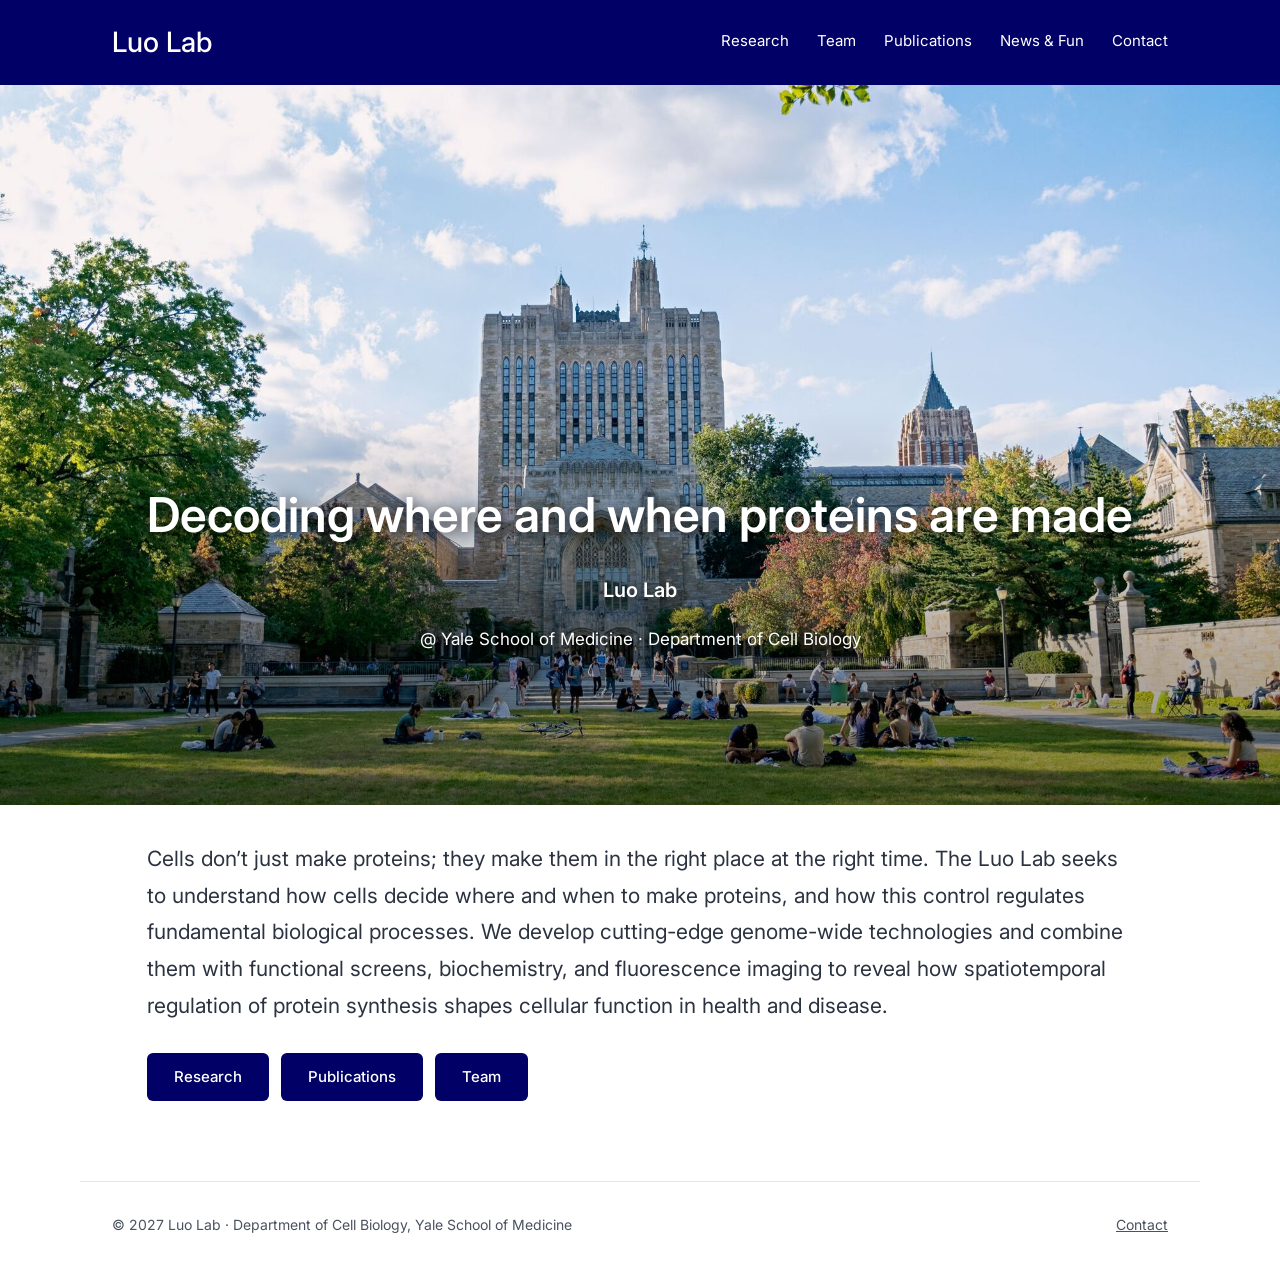
<file: index.html>
<!doctype html>
<html lang="en">
<head>
<meta charset="utf-8">
<meta name="viewport" content="width=device-width, initial-scale=1">
<title>Luo Lab — Yale School of Medicine</title>
<meta name="description" content="The Luo lab at Yale studies how cells decide where and when to make proteins, and how this spatiotemporal control of protein synthesis regulates fundamental biological processes.">
<link rel="preconnect" href="https://fonts.googleapis.com">
<link rel="preconnect" href="https://fonts.gstatic.com" crossorigin>
<link rel="stylesheet" href="https://fonts.googleapis.com/css2?family=Inter:wght@400;500;600&display=swap">
<link rel="stylesheet" href="assets/css/style.css?v=15">
<link rel="icon" href="assets/img/favicon.svg" type="image/svg+xml">
<meta property="og:title" content="Luo Lab — Yale School of Medicine">
<meta property="og:description" content="Decoding where and when proteins are made.">
<meta property="og:type" content="website">
</head>
<body>
<a class="skip-link" href="#main">Skip to content</a>

<header class="site-header">
  <div class="wrap site-header__inner">
    <a class="brand" href="index.html">Luo Lab</a>
    <nav class="nav" aria-label="Main">
      <a href="research.html">Research</a>
      <a href="team.html">Team</a>
      <a href="publications.html">Publications</a>
      <a href="news.html">News &amp; Fun</a>
      <a href="contact.html">Contact</a>
    </nav>
  </div>
</header>

<main id="main">

  <section class="hero-photo">
    <h1 class="hero-photo__title">Decoding where and when proteins are made</h1>
    <p class="hero-photo__lab">Luo Lab</p>
    <p class="hero-photo__affil">@ Yale School of Medicine &middot; Department of Cell Biology</p>
  </section>

  <section class="wrap wrap--narrow section section--intro stack gap-28">
    <p class="prose prose--xl">Cells don&rsquo;t just make proteins; they make them in the right place at the right time. The Luo Lab seeks to understand how cells decide where and when to make proteins, and how this control regulates fundamental biological processes. We develop cutting-edge genome-wide technologies and combine them with functional screens, biochemistry, and fluorescence imaging to reveal how spatiotemporal regulation of protein synthesis shapes cellular function in health and disease.</p>
    <div class="btn-row">
      <a class="btn btn--primary" href="research.html">Research</a>
      <a class="btn btn--primary" href="publications.html">Publications</a>
      <a class="btn btn--primary" href="team.html">Team</a>
    </div>
  </section>

</main>

<footer class="wrap site-footer">
  <div>&copy; 2027 Luo Lab &middot; Department of Cell Biology, Yale School of Medicine</div>
  <div><a href="contact.html">Contact</a></div>
</footer>

</body>
</html>
</file>
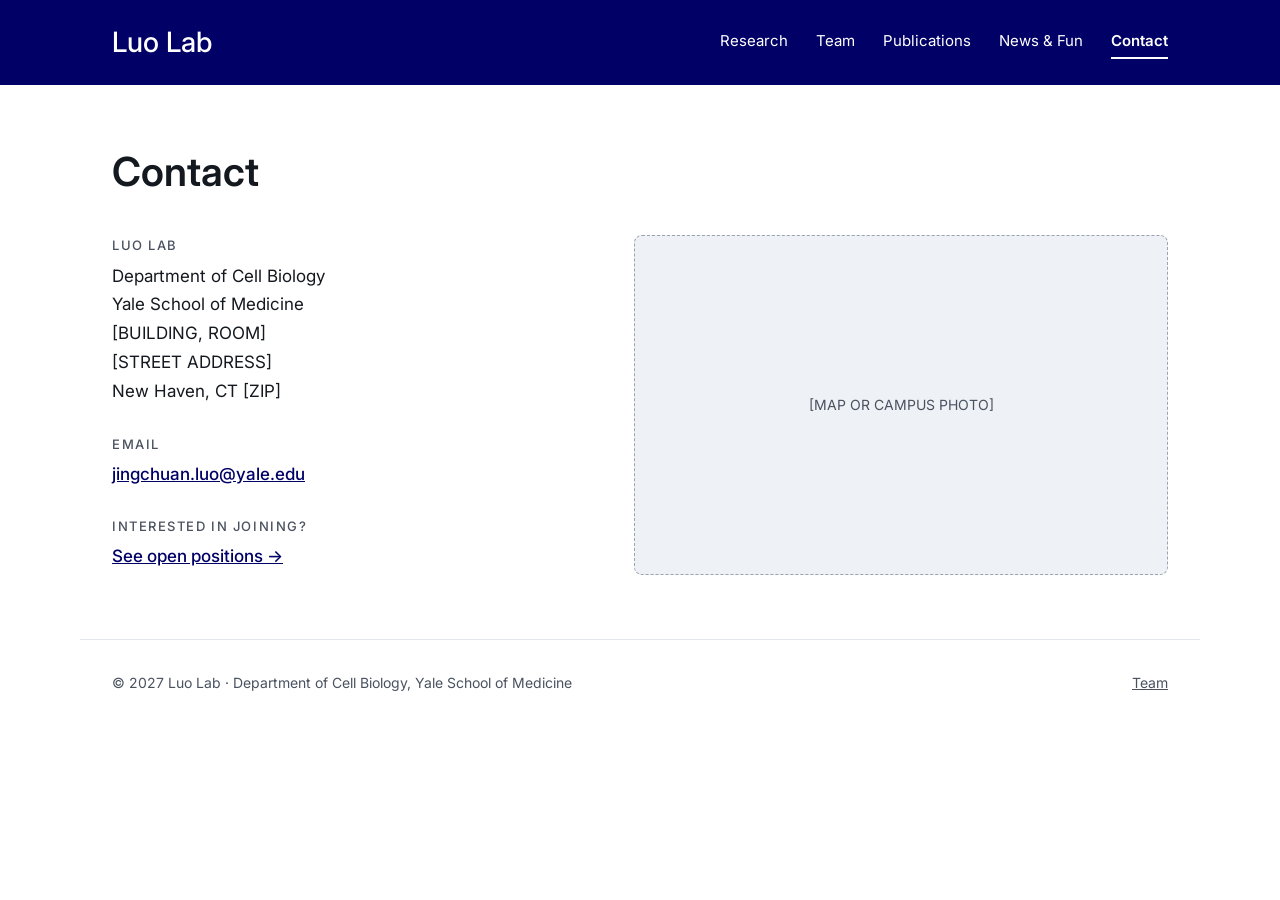
<file: contact.html>
<!doctype html>
<html lang="en">
<head>
<meta charset="utf-8">
<meta name="viewport" content="width=device-width, initial-scale=1">
<title>Contact — Luo Lab</title>
<meta name="description" content="How to reach the Luo lab at Yale School of Medicine.">
<link rel="preconnect" href="https://fonts.googleapis.com">
<link rel="preconnect" href="https://fonts.gstatic.com" crossorigin>
<link rel="stylesheet" href="https://fonts.googleapis.com/css2?family=Inter:wght@400;500;600&display=swap">
<link rel="stylesheet" href="assets/css/style.css?v=15">
<link rel="icon" href="assets/img/favicon.svg" type="image/svg+xml">
</head>
<body>
<a class="skip-link" href="#main">Skip to content</a>

<header class="site-header">
  <div class="wrap site-header__inner">
    <a class="brand" href="index.html">Luo Lab</a>
    <nav class="nav" aria-label="Main">
      <a href="research.html">Research</a>
      <a href="team.html">Team</a>
      <a href="publications.html">Publications</a>
      <a href="news.html">News &amp; Fun</a>
      <a href="contact.html" aria-current="page">Contact</a>
    </nav>
  </div>
</header>

<main id="main" class="wrap section stack gap-40">

  <h1 class="page-title">Contact</h1>

  <section class="contact-grid">
    <div class="contact-col">
      <div class="contact-block">
        <p class="eyebrow" style="margin:0">Luo Lab</p>
        <address>
          Department of Cell Biology<br>
          Yale School of Medicine<br>
          [BUILDING, ROOM]<br>
          [STREET ADDRESS]<br>
          New Haven, CT [ZIP]
        </address>
      </div>
      <div class="contact-block">
        <p class="eyebrow" style="margin:0">Email</p>
        <a href="mailto:jingchuan.luo@yale.edu">jingchuan.luo@yale.edu</a>
      </div>
      <div class="contact-block">
        <p class="eyebrow" style="margin:0">Interested in joining?</p>
        <a href="join.html">See open positions &rarr;</a>
      </div>
    </div>
    <div class="ph ph--map">[MAP OR CAMPUS PHOTO]</div>
  </section>

</main>

<footer class="wrap site-footer">
  <div>&copy; 2027 Luo Lab &middot; Department of Cell Biology, Yale School of Medicine</div>
  <div><a href="team.html">Team</a></div>
</footer>

</body>
</html>
</file>
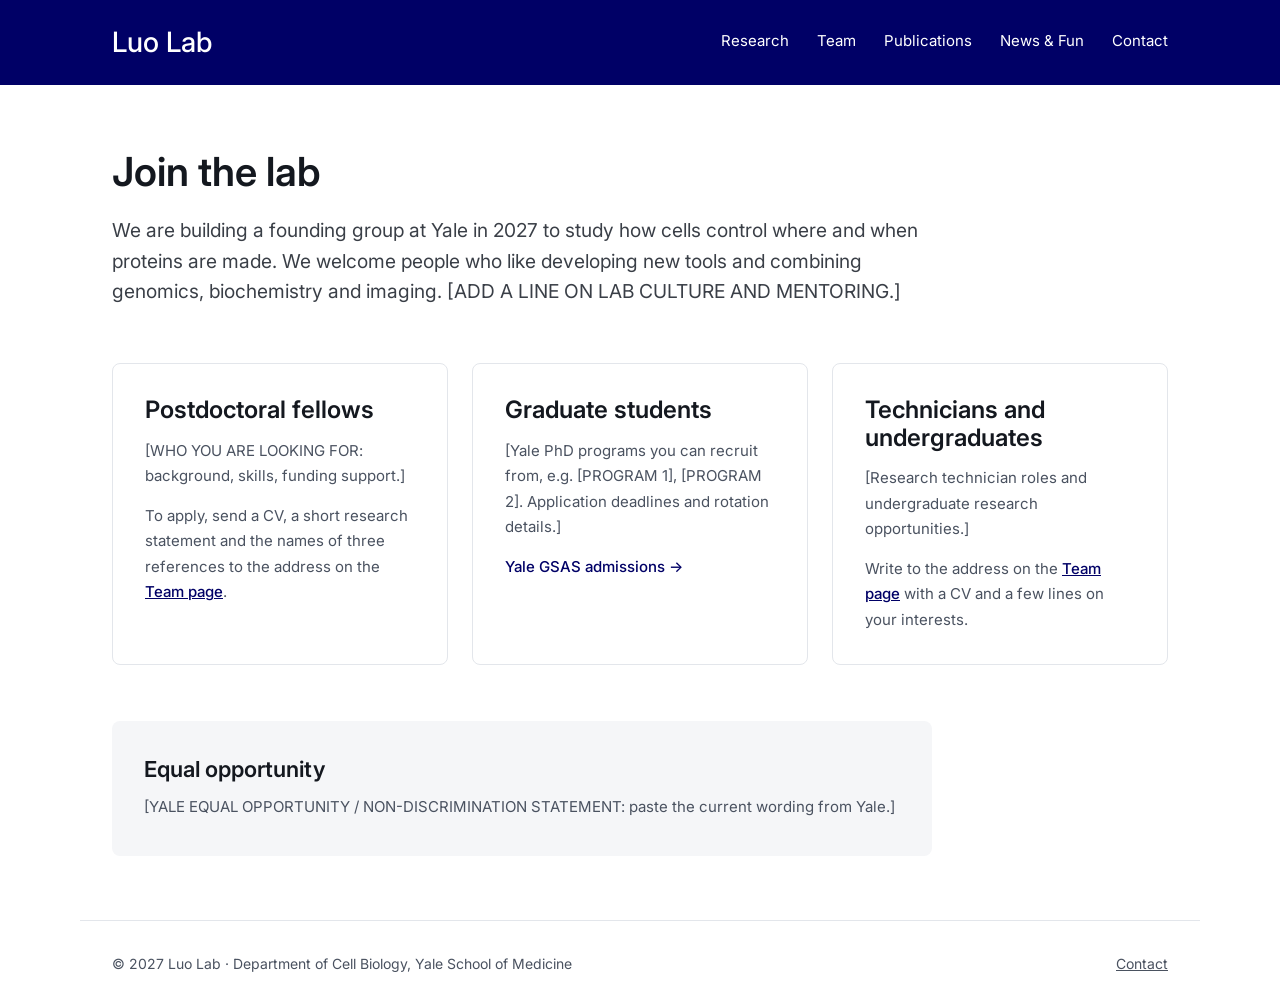
<file: join.html>
<!doctype html>
<html lang="en">
<head>
<meta charset="utf-8">
<meta name="viewport" content="width=device-width, initial-scale=1">
<title>Join the lab — Luo Lab</title>
<meta name="description" content="Open positions for postdocs, graduate students, technicians and undergraduates in the Luo lab at Yale, starting 2027.">
<link rel="preconnect" href="https://fonts.googleapis.com">
<link rel="preconnect" href="https://fonts.gstatic.com" crossorigin>
<link rel="stylesheet" href="https://fonts.googleapis.com/css2?family=Inter:wght@400;500;600&display=swap">
<link rel="stylesheet" href="assets/css/style.css?v=15">
<link rel="icon" href="assets/img/favicon.svg" type="image/svg+xml">
</head>
<body>
<a class="skip-link" href="#main">Skip to content</a>

<header class="site-header">
  <div class="wrap site-header__inner">
    <a class="brand" href="index.html">Luo Lab</a>
    <nav class="nav" aria-label="Main">
      <a href="research.html">Research</a>
      <a href="team.html">Team</a>
      <a href="publications.html">Publications</a>
      <a href="news.html">News &amp; Fun</a>
      <a href="contact.html">Contact</a>
    </nav>
  </div>
</header>

<main id="main" class="wrap section stack gap-56">

  <section class="stack gap-20 measure">
    <h1 class="page-title">Join the lab</h1>
    <p class="lede">We are building a founding group at Yale in 2027 to study how cells control where and when proteins are made. We welcome people who like developing new tools and combining genomics, biochemistry and imaging. [ADD A LINE ON LAB CULTURE AND MENTORING.]</p>
  </section>

  <section class="join-cards">
    <div class="join-card">
      <h2 class="join-card__title">Postdoctoral fellows</h2>
      <p class="small" style="margin:0;line-height:1.7">[WHO YOU ARE LOOKING FOR: background, skills, funding support.]</p>
      <p class="small" style="margin:0;line-height:1.7">To apply, send a CV, a short research statement and the names of three references to the address on the <a href="team.html" style="font-weight:500">Team page</a>.</p>
    </div>
    <div class="join-card">
      <h2 class="join-card__title">Graduate students</h2>
      <p class="small" style="margin:0;line-height:1.7">[Yale PhD programs you can recruit from, e.g. [PROGRAM 1], [PROGRAM 2]. Application deadlines and rotation details.]</p>
      <p style="margin:0"><a class="link-more" href="https://gsas.yale.edu/admissions">Yale GSAS admissions &rarr;</a></p>
    </div>
    <div class="join-card">
      <h2 class="join-card__title">Technicians and undergraduates</h2>
      <p class="small" style="margin:0;line-height:1.7">[Research technician roles and undergraduate research opportunities.]</p>
      <p class="small" style="margin:0;line-height:1.7">Write to the address on the <a href="team.html" style="font-weight:500">Team page</a> with a CV and a few lines on your interests.</p>
    </div>
  </section>

  <section class="note-box measure">
    <h2 class="h3" style="font-size:22px">Equal opportunity</h2>
    <p class="small" style="margin:0;line-height:1.7">[YALE EQUAL OPPORTUNITY / NON-DISCRIMINATION STATEMENT: paste the current wording from Yale.]</p>
  </section>

</main>

<footer class="wrap site-footer">
  <div>&copy; 2027 Luo Lab &middot; Department of Cell Biology, Yale School of Medicine</div>
  <div><a href="contact.html">Contact</a></div>
</footer>

</body>
</html>
</file>
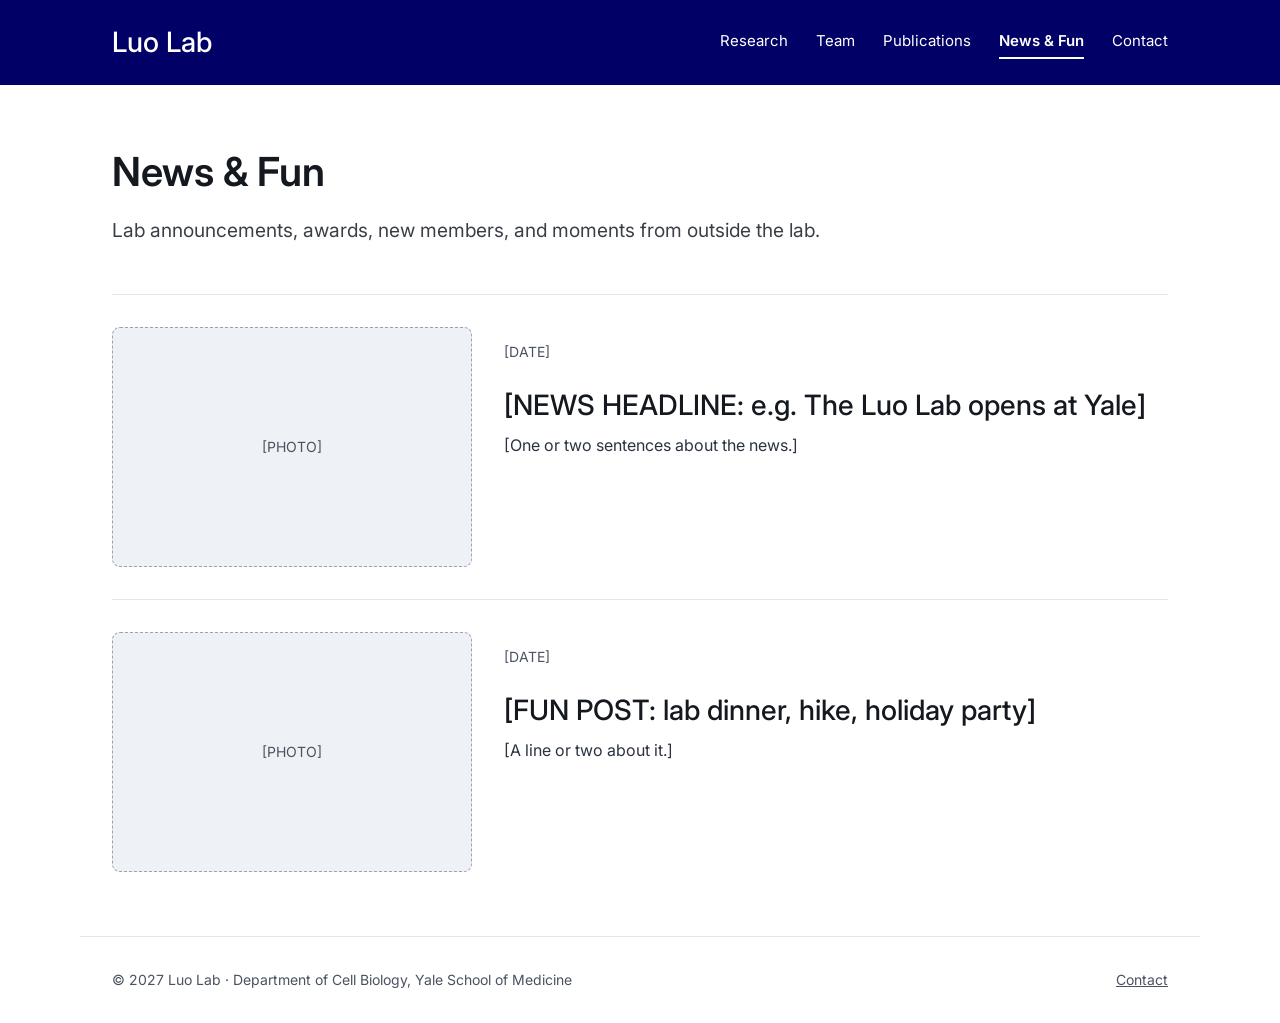
<file: news.html>
<!doctype html>
<html lang="en">
<head>
<meta charset="utf-8">
<meta name="viewport" content="width=device-width, initial-scale=1">
<title>News &amp; Fun — Luo Lab</title>
<meta name="description" content="Announcements, awards, new members and moments from outside the lab.">
<link rel="preconnect" href="https://fonts.googleapis.com">
<link rel="preconnect" href="https://fonts.gstatic.com" crossorigin>
<link rel="stylesheet" href="https://fonts.googleapis.com/css2?family=Inter:wght@400;500;600&display=swap">
<link rel="stylesheet" href="assets/css/style.css?v=15">
<link rel="icon" href="assets/img/favicon.svg" type="image/svg+xml">
</head>
<body>
<a class="skip-link" href="#main">Skip to content</a>

<header class="site-header">
  <div class="wrap site-header__inner">
    <a class="brand" href="index.html">Luo Lab</a>
    <nav class="nav" aria-label="Main">
      <a href="research.html">Research</a>
      <a href="team.html">Team</a>
      <a href="publications.html">Publications</a>
      <a href="news.html" aria-current="page">News &amp; Fun</a>
      <a href="contact.html">Contact</a>
    </nav>
  </div>
</header>

<main id="main" class="wrap section stack gap-48">

  <div class="stack gap-20">
    <h1 class="page-title">News &amp; Fun</h1>
    <p class="lede">Lab announcements, awards, new members, and moments from outside the lab.</p>
  </div>

  <!-- To add an item, copy one .news-item block and put it at the top of the list. -->
  <section class="news-list">

    <article class="news-item">
      <div class="ph ph--news">[PHOTO]</div>
      <div class="news-item__body">
        <p class="news-item__date">[DATE]</p>
        <h2 class="news-item__title">[NEWS HEADLINE: e.g. The Luo Lab opens at Yale]</h2>
        <p class="prose">[One or two sentences about the news.]</p>
      </div>
    </article>

    <article class="news-item">
      <div class="ph ph--news">[PHOTO]</div>
      <div class="news-item__body">
        <p class="news-item__date">[DATE]</p>
        <h2 class="news-item__title">[FUN POST: lab dinner, hike, holiday party]</h2>
        <p class="prose">[A line or two about it.]</p>
      </div>
    </article>

  </section>

</main>

<footer class="wrap site-footer">
  <div>&copy; 2027 Luo Lab &middot; Department of Cell Biology, Yale School of Medicine</div>
  <div><a href="contact.html">Contact</a></div>
</footer>

</body>
</html>
</file>
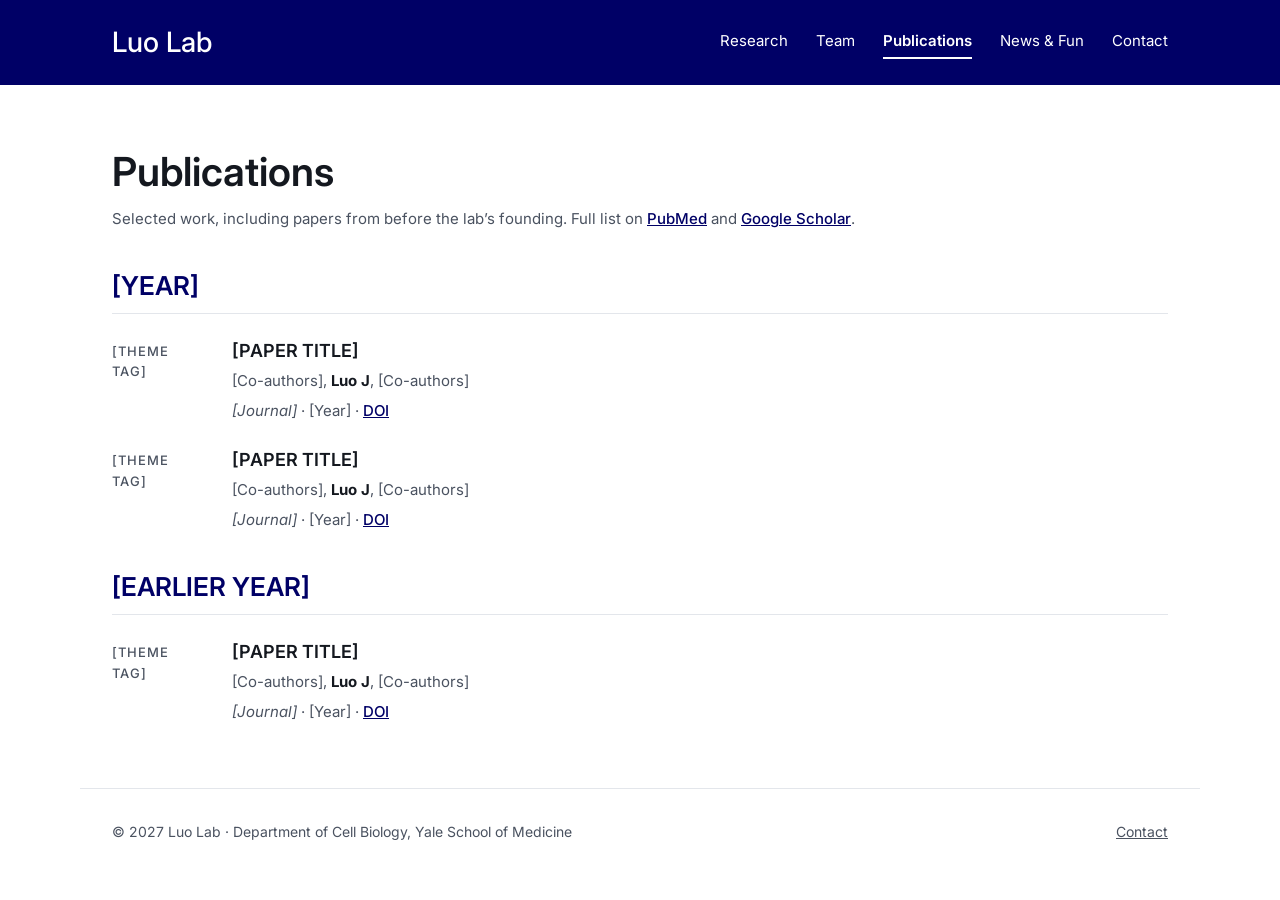
<file: publications.html>
<!doctype html>
<html lang="en">
<head>
<meta charset="utf-8">
<meta name="viewport" content="width=device-width, initial-scale=1">
<title>Publications — Luo Lab</title>
<meta name="description" content="Selected publications from the Luo lab and earlier work.">
<link rel="preconnect" href="https://fonts.googleapis.com">
<link rel="preconnect" href="https://fonts.gstatic.com" crossorigin>
<link rel="stylesheet" href="https://fonts.googleapis.com/css2?family=Inter:wght@400;500;600&display=swap">
<link rel="stylesheet" href="assets/css/style.css?v=15">
<link rel="icon" href="assets/img/favicon.svg" type="image/svg+xml">
</head>
<body>
<a class="skip-link" href="#main">Skip to content</a>

<header class="site-header">
  <div class="wrap site-header__inner">
    <a class="brand" href="index.html">Luo Lab</a>
    <nav class="nav" aria-label="Main">
      <a href="research.html">Research</a>
      <a href="team.html">Team</a>
      <a href="publications.html" aria-current="page">Publications</a>
      <a href="news.html">News &amp; Fun</a>
      <a href="contact.html">Contact</a>
    </nav>
  </div>
</header>

<main id="main" class="wrap section stack gap-40">

  <div class="stack gap-12">
    <h1 class="page-title">Publications</h1>
    <p class="small" style="margin:0">Selected work, including papers from before the lab&rsquo;s founding. Full list on <a href="[YOUR PUBMED URL]" style="font-weight:500">PubMed</a> and <a href="[YOUR GOOGLE SCHOLAR URL]" style="font-weight:500">Google Scholar</a>.</p>
  </div>

  <!-- Copy one .pub block per paper. Newest year first. -->
  <section class="stack gap-24">
    <h2 class="h3 pub-year rule">[YEAR]</h2>

    <div class="pub">
      <div class="pub__tag">[Theme tag]</div>
      <div class="pub__body">
        <a class="pub__title" href="[PAPER URL]">[PAPER TITLE]</a>
        <div class="pub__authors">[Co-authors], <b>Luo J</b>, [Co-authors]</div>
        <div class="pub__meta"><i>[Journal]</i> &middot; [Year] &middot; <a href="[DOI URL]" style="font-weight:500">DOI</a></div>
      </div>
    </div>

    <div class="pub">
      <div class="pub__tag">[Theme tag]</div>
      <div class="pub__body">
        <a class="pub__title" href="[PAPER URL]">[PAPER TITLE]</a>
        <div class="pub__authors">[Co-authors], <b>Luo J</b>, [Co-authors]</div>
        <div class="pub__meta"><i>[Journal]</i> &middot; [Year] &middot; <a href="[DOI URL]" style="font-weight:500">DOI</a></div>
      </div>
    </div>
  </section>

  <section class="stack gap-24">
    <h2 class="h3 pub-year rule">[EARLIER YEAR]</h2>

    <div class="pub">
      <div class="pub__tag">[Theme tag]</div>
      <div class="pub__body">
        <a class="pub__title" href="[PAPER URL]">[PAPER TITLE]</a>
        <div class="pub__authors">[Co-authors], <b>Luo J</b>, [Co-authors]</div>
        <div class="pub__meta"><i>[Journal]</i> &middot; [Year] &middot; <a href="[DOI URL]" style="font-weight:500">DOI</a></div>
      </div>
    </div>
  </section>

</main>

<footer class="wrap site-footer">
  <div>&copy; 2027 Luo Lab &middot; Department of Cell Biology, Yale School of Medicine</div>
  <div><a href="contact.html">Contact</a></div>
</footer>

</body>
</html>
</file>
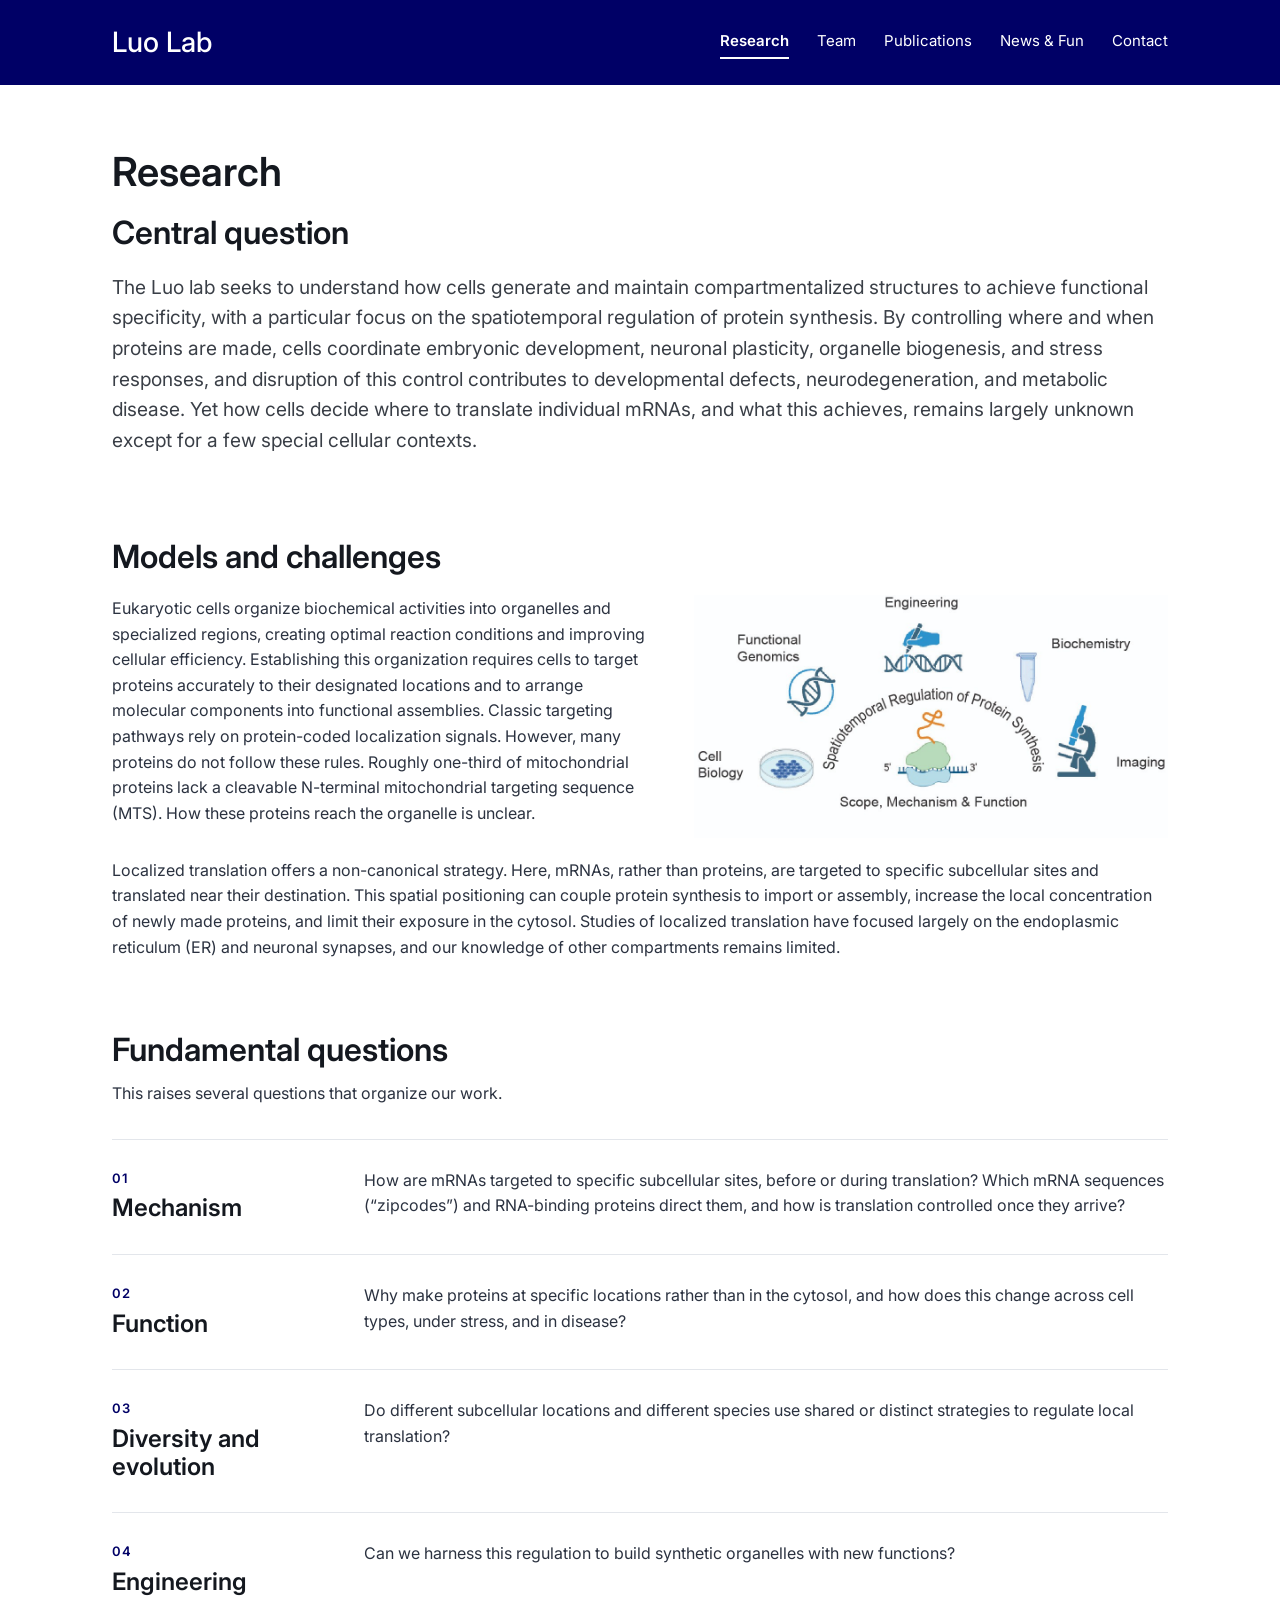
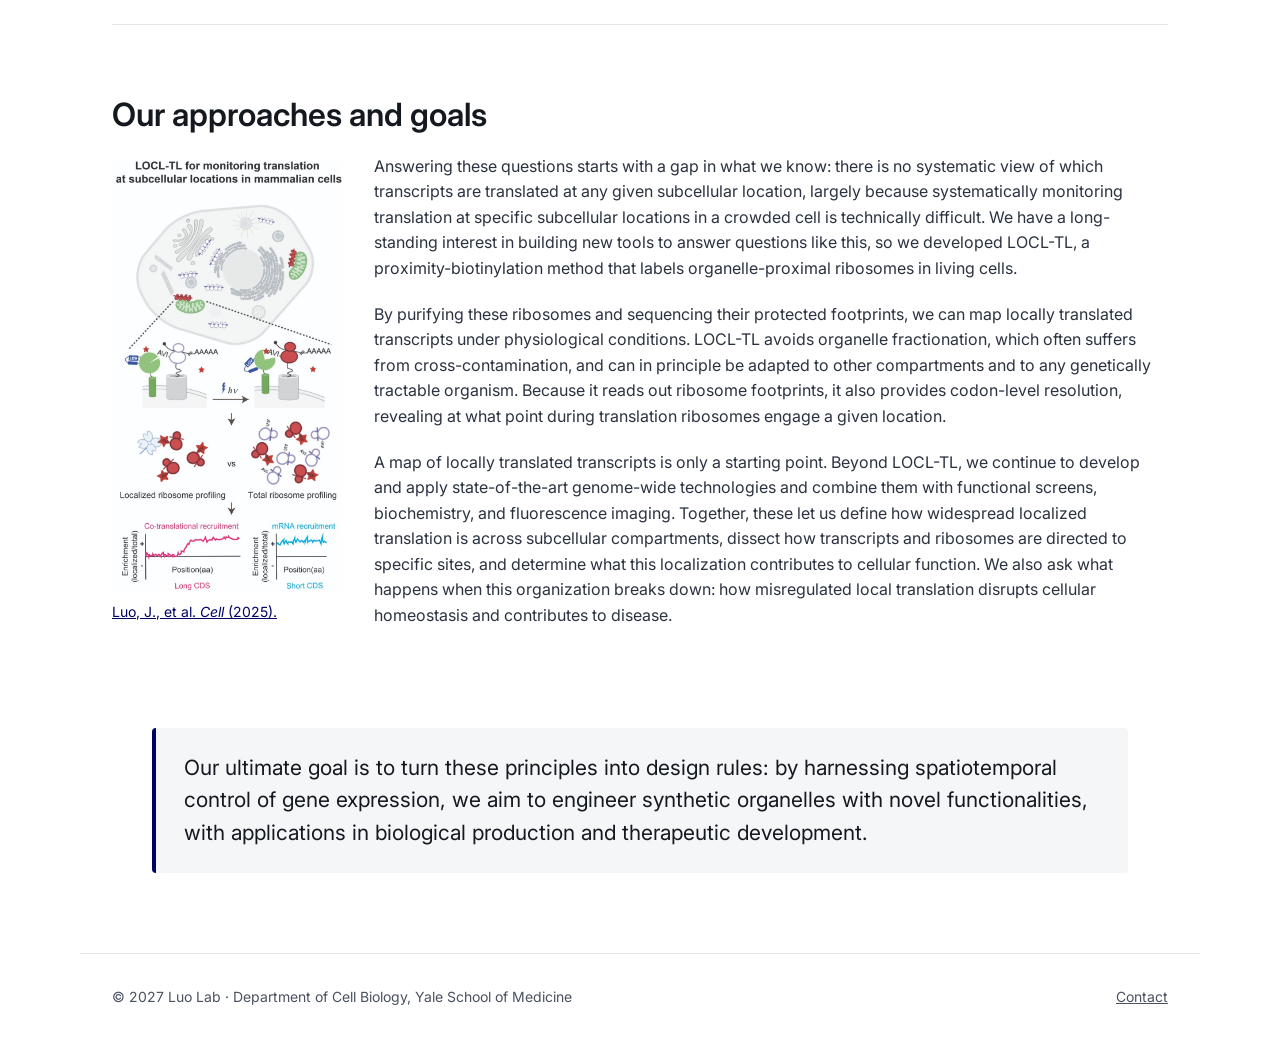
<file: research.html>
<!doctype html>
<html lang="en">
<head>
<meta charset="utf-8">
<meta name="viewport" content="width=device-width, initial-scale=1">
<title>Research — Luo Lab</title>
<meta name="description" content="How mRNAs are targeted to subcellular sites, why local translation matters, and how we map it with LOCL-TL.">
<link rel="preconnect" href="https://fonts.googleapis.com">
<link rel="preconnect" href="https://fonts.gstatic.com" crossorigin>
<link rel="stylesheet" href="https://fonts.googleapis.com/css2?family=Inter:wght@400;500;600&display=swap">
<link rel="stylesheet" href="assets/css/style.css?v=15">
<link rel="icon" href="assets/img/favicon.svg" type="image/svg+xml">
</head>
<body>
<a class="skip-link" href="#main">Skip to content</a>

<header class="site-header">
  <div class="wrap site-header__inner">
    <a class="brand" href="index.html">Luo Lab</a>
    <nav class="nav" aria-label="Main">
      <a href="research.html" aria-current="page">Research</a>
      <a href="team.html">Team</a>
      <a href="publications.html">Publications</a>
      <a href="news.html">News &amp; Fun</a>
      <a href="contact.html">Contact</a>
    </nav>
  </div>
</header>

<main id="main" class="wrap section stack gap-72">

  <section class="stack gap-20">
    <h1 class="page-title">Research</h1>
    <h2 class="h2">Central question</h2>
    <p class="prose prose--lg">The Luo lab seeks to understand how cells generate and maintain compartmentalized structures to achieve functional specificity, with a particular focus on the spatiotemporal regulation of protein synthesis. By controlling where and when proteins are made, cells coordinate embryonic development, neuronal plasticity, organelle biogenesis, and stress responses, and disruption of this control contributes to developmental defects, neurodegeneration, and metabolic disease. Yet how cells decide where to translate individual mRNAs, and what this achieves, remains largely unknown except for a few special cellular contexts.</p>
  </section>

  <section class="stack gap-20">
    <div class="split">
      <div class="split__col">
        <h2 class="h2">Models and challenges</h2>
        <p class="prose">Eukaryotic cells organize biochemical activities into organelles and specialized regions, creating optimal reaction conditions and improving cellular efficiency. Establishing this organization requires cells to target proteins accurately to their designated locations and to arrange molecular components into functional assemblies. Classic targeting pathways rely on protein-coded localization signals. However, many proteins do not follow these rules. Roughly one-third of mitochondrial proteins lack a cleavable N-terminal mitochondrial targeting sequence (MTS). How these proteins reach the organelle is unclear.</p>
      </div>
      <figure class="fig fig--drop">
        <img src="assets/img/lab-vision.jpg" width="1070" height="548"
             alt="Diagram of the lab's scope. At the centre, a ribosome translating an mRNA from 5 prime to 3 prime, labelled &quot;Spatiotemporal regulation of protein synthesis&quot; and &quot;Scope, mechanism and function&quot;. Around it, five approaches: cell biology, functional genomics, engineering, biochemistry and imaging.">
      </figure>
    </div>
    <p class="prose">Localized translation offers a non-canonical strategy. Here, mRNAs, rather than proteins, are targeted to specific subcellular sites and translated near their destination. This spatial positioning can couple protein synthesis to import or assembly, increase the local concentration of newly made proteins, and limit their exposure in the cytosol. Studies of localized translation have focused largely on the endoplasmic reticulum (ER) and neuronal synapses, and our knowledge of other compartments remains limited.</p>
  </section>

  <section class="stack gap-32">
    <div class="stack gap-12">
      <h2 class="h2">Fundamental questions</h2>
      <p class="prose">This raises several questions that organize our work.</p>
    </div>

    <div class="qa" id="mechanism">
      <div class="qa__label">
        <span class="qa__num">01</span>
        <h3 class="qa__title">Mechanism</h3>
      </div>
      <p class="qa__body">How are mRNAs targeted to specific subcellular sites, before or during translation? Which mRNA sequences (&ldquo;zipcodes&rdquo;) and RNA-binding proteins direct them, and how is translation controlled once they arrive?</p>
    </div>

    <div class="qa" id="function">
      <div class="qa__label">
        <span class="qa__num">02</span>
        <h3 class="qa__title">Function</h3>
      </div>
      <p class="qa__body">Why make proteins at specific locations rather than in the cytosol, and how does this change across cell types, under stress, and in disease?</p>
    </div>

    <div class="qa" id="diversity">
      <div class="qa__label">
        <span class="qa__num">03</span>
        <h3 class="qa__title">Diversity and evolution</h3>
      </div>
      <p class="qa__body">Do different subcellular locations and different species use shared or distinct strategies to regulate local translation?</p>
    </div>

    <div class="qa" id="engineering">
      <div class="qa__label">
        <span class="qa__num">04</span>
        <h3 class="qa__title">Engineering</h3>
      </div>
      <p class="qa__body">Can we harness this regulation to build synthetic organelles with new functions?</p>
    </div>
  </section>

  <section class="stack gap-20">
    <h2 class="h2">Our approaches and goals</h2>
    <div class="wrap-figure">
      <figure class="fig fig--float">
        <img src="assets/img/locl-tl.jpg" width="800" height="1500"
             alt="LOCL-TL for monitoring translation at subcellular locations in mammalian cells. A cell schematic shows ribosomes on mitochondria; below, a light-activated LOV domain drives biotinylation of an AVI tag on organelle-proximal ribosomes, which are then purified for localized ribosome profiling and compared with total ribosome profiling. Enrichment traces distinguish co-translational recruitment on long coding sequences from mRNA recruitment on short ones.">
        <figcaption><a href="https://doi.org/10.1016/j.cell.2025.08.002">Luo, J., et al. <i>Cell</i> (2025).</a></figcaption>
      </figure>
      <p class="prose">Answering these questions starts with a gap in what we know: there is no systematic view of which transcripts are translated at any given subcellular location, largely because systematically monitoring translation at specific subcellular locations in a crowded cell is technically difficult. We have a long-standing interest in building new tools to answer questions like this, so we developed LOCL-TL, a proximity-biotinylation method that labels organelle-proximal ribosomes in living cells.</p>
      <p class="prose">By purifying these ribosomes and sequencing their protected footprints, we can map locally translated transcripts under physiological conditions. LOCL-TL avoids organelle fractionation, which often suffers from cross-contamination, and can in principle be adapted to other compartments and to any genetically tractable organism. Because it reads out ribosome footprints, it also provides codon-level resolution, revealing at what point during translation ribosomes engage a given location.</p>
      <p class="prose">A map of locally translated transcripts is only a starting point. Beyond LOCL-TL, we continue to develop and apply state-of-the-art genome-wide technologies and combine them with functional screens, biochemistry, and fluorescence imaging. Together, these let us define how widespread localized translation is across subcellular compartments, dissect how transcripts and ribosomes are directed to specific sites, and determine what this localization contributes to cellular function. We also ask what happens when this organization breaks down: how misregulated local translation disrupts cellular homeostasis and contributes to disease.</p>
    </div>
  </section>

  <section class="stack gap-20">
    <blockquote class="pullquote">
      <p>Our ultimate goal is to turn these principles into design rules: by harnessing spatiotemporal control of gene expression, we aim to engineer synthetic organelles with novel functionalities, with applications in biological production and therapeutic development.</p>
    </blockquote>
  </section>

</main>

<footer class="wrap site-footer">
  <div>&copy; 2027 Luo Lab &middot; Department of Cell Biology, Yale School of Medicine</div>
  <div><a href="contact.html">Contact</a></div>
</footer>

</body>
</html>
</file>
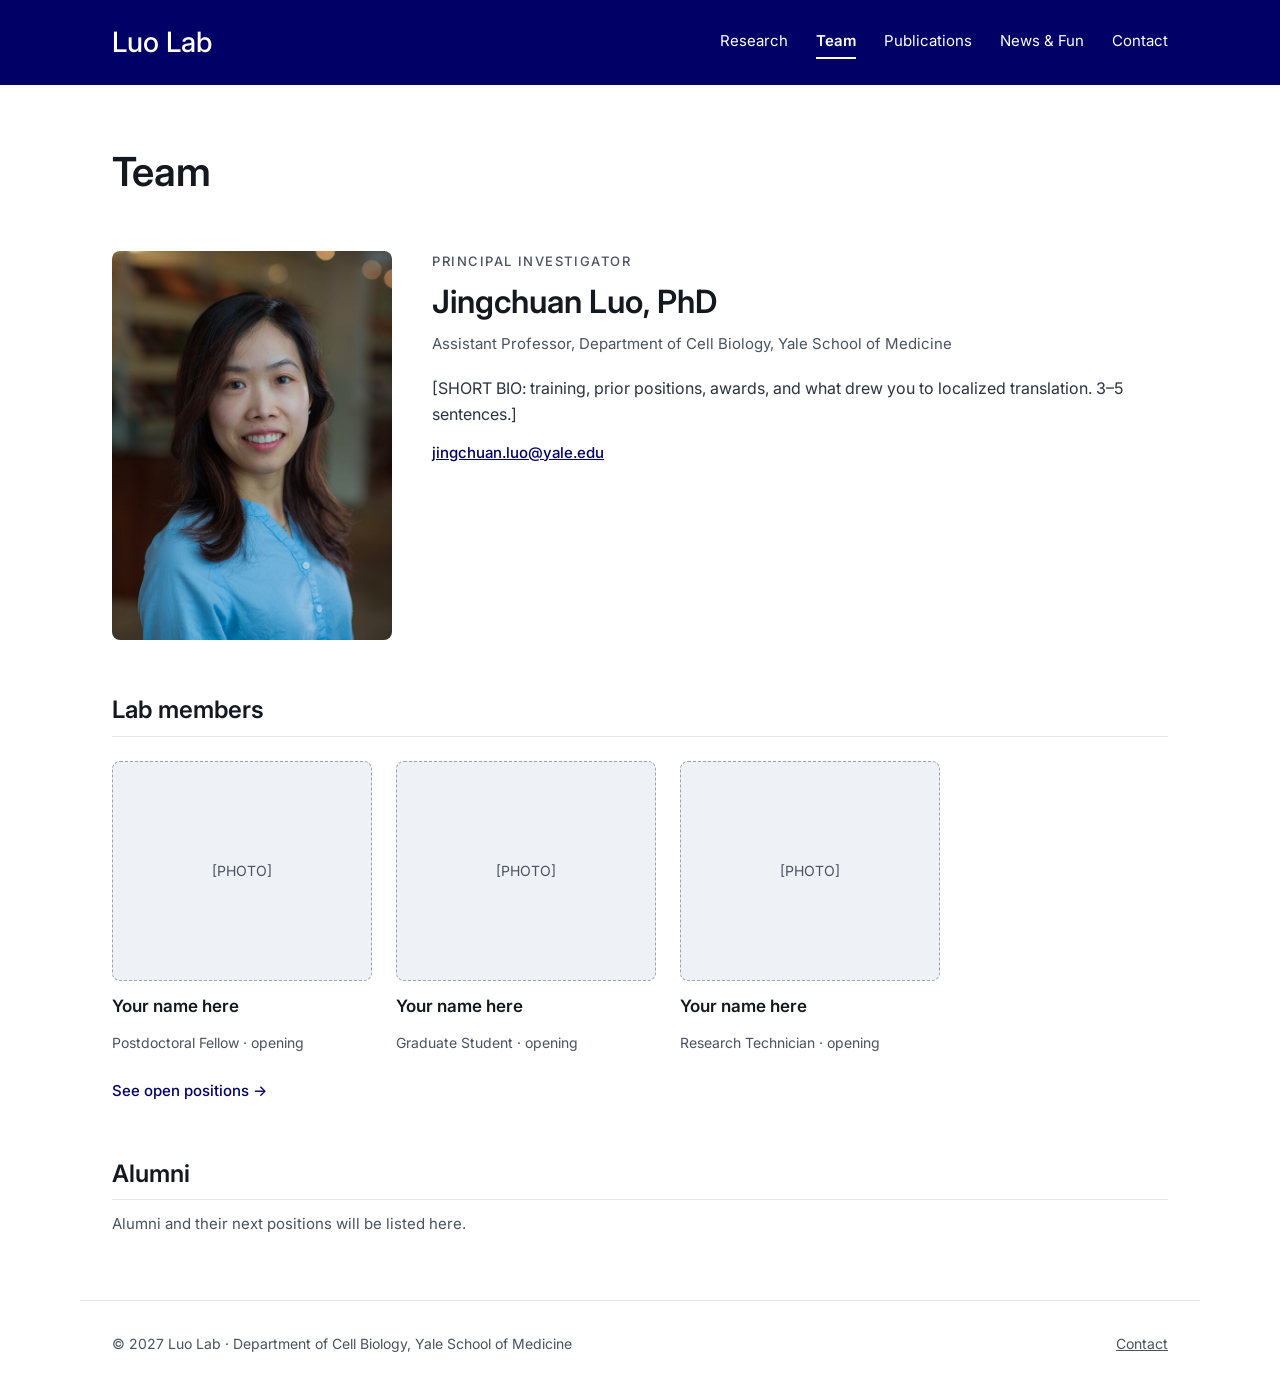
<file: team.html>
<!doctype html>
<html lang="en">
<head>
<meta charset="utf-8">
<meta name="viewport" content="width=device-width, initial-scale=1">
<title>Team — Luo Lab</title>
<meta name="description" content="People of the Luo lab at Yale School of Medicine.">
<link rel="preconnect" href="https://fonts.googleapis.com">
<link rel="preconnect" href="https://fonts.gstatic.com" crossorigin>
<link rel="stylesheet" href="https://fonts.googleapis.com/css2?family=Inter:wght@400;500;600&display=swap">
<link rel="stylesheet" href="assets/css/style.css?v=15">
<link rel="icon" href="assets/img/favicon.svg" type="image/svg+xml">
</head>
<body>
<a class="skip-link" href="#main">Skip to content</a>

<header class="site-header">
  <div class="wrap site-header__inner">
    <a class="brand" href="index.html">Luo Lab</a>
    <nav class="nav" aria-label="Main">
      <a href="research.html">Research</a>
      <a href="team.html" aria-current="page">Team</a>
      <a href="publications.html">Publications</a>
      <a href="news.html">News &amp; Fun</a>
      <a href="contact.html">Contact</a>
    </nav>
  </div>
</header>

<main id="main" class="wrap section stack gap-56">

  <h1 class="page-title">Team</h1>

  <section class="person">
    <img class="portrait" src="assets/img/jingchuan-luo.jpg" width="600" height="834" alt="Jingchuan Luo">
    <div class="person__body">
      <p class="eyebrow" style="margin:0">Principal Investigator</p>
      <h2 class="h2">Jingchuan Luo, PhD</h2>
      <p class="small" style="margin:0">Assistant Professor, Department of Cell Biology, Yale School of Medicine</p>
      <p class="prose" style="margin-top:8px">[SHORT BIO: training, prior positions, awards, and what drew you to localized translation. 3&ndash;5 sentences.]</p>
      <p style="margin:0"><a href="mailto:jingchuan.luo@yale.edu" style="font-size:15px;font-weight:500">jingchuan.luo@yale.edu</a></p>
    </div>
  </section>

  <section class="stack gap-24">
    <h2 class="h3 rule">Lab members</h2>
    <div class="member-grid">
      <div class="member">
        <div class="ph ph--photo">[PHOTO]</div>
        <div class="member__name">Your name here</div>
        <div class="member__role">Postdoctoral Fellow &middot; opening</div>
      </div>
      <div class="member">
        <div class="ph ph--photo">[PHOTO]</div>
        <div class="member__name">Your name here</div>
        <div class="member__role">Graduate Student &middot; opening</div>
      </div>
      <div class="member">
        <div class="ph ph--photo">[PHOTO]</div>
        <div class="member__name">Your name here</div>
        <div class="member__role">Research Technician &middot; opening</div>
      </div>
    </div>
    <p style="margin:0"><a class="link-more" href="join.html">See open positions &rarr;</a></p>
  </section>

  <section class="stack gap-12">
    <h2 class="h3 rule">Alumni</h2>
    <p class="small" style="margin:0">Alumni and their next positions will be listed here.</p>
  </section>

</main>

<footer class="wrap site-footer">
  <div>&copy; 2027 Luo Lab &middot; Department of Cell Biology, Yale School of Medicine</div>
  <div><a href="contact.html">Contact</a></div>
</footer>

</body>
</html>
</file>
<file: assets/css/style.css>
/* ==========================================================================
   Luo Lab — site stylesheet
   Design tokens come from the Claude Design canvas ("Luo Lab Website").
   Change --accent below to retheme the whole site (header bar, links,
   buttons, rules and accents all follow it).
   ========================================================================== */

:root {
  --accent:        #000066;   /* deep navy; alternates: #1B5E4B green, #7A1F2B wine, #2F3B52 slate */
  --accent-dark:   #000044;
  --accent-soft:   #D8DCEC;

  --ink:           #14181F;
  --ink-2:         #2B3240;
  --ink-3:         #3A3F47;
  --muted:         #4A5260;

  --bg:            #FFFFFF;
  --surface:       #F5F6F8;
  --line:          #E3E6EB;

  --ph-bg:         #EEF1F5;
  --ph-line:       #9AA3B2;

  --hero-fallback: #16365F;   /* shows while the hero photo loads */

  --font-sans:     'Inter', system-ui, -apple-system, 'Segoe UI', sans-serif;

  --maxw:          1120px;
  --maxw-narrow:   1050px;
  --gutter:        32px;
  --radius:        8px;
}

*, *::before, *::after { box-sizing: border-box; }

html { -webkit-text-size-adjust: 100%; scroll-behavior: smooth; }

body {
  margin: 0;
  background: var(--bg);
  color: var(--ink);
  font-family: var(--font-sans);
  font-size: 16px;
  line-height: 1.6;
  -webkit-font-smoothing: antialiased;
}

a { color: var(--accent); }
a:hover { color: var(--accent-dark); }

img { max-width: 100%; height: auto; display: block; }

h1, h2, h3 { font-family: var(--font-sans); font-weight: 600; margin: 0; line-height: 1.15; }

:focus-visible { outline: 3px solid var(--accent); outline-offset: 2px; border-radius: 3px; }

/* --- layout helpers ------------------------------------------------------ */

.wrap { max-width: var(--maxw); margin: 0 auto; padding-left: var(--gutter); padding-right: var(--gutter); }
.wrap--narrow { max-width: var(--maxw-narrow); }

.stack   { display: flex; flex-direction: column; }
.gap-12  { gap: 12px; } .gap-20 { gap: 20px; } .gap-24 { gap: 24px; }
.gap-28  { gap: 28px; } .gap-32 { gap: 32px; } .gap-40 { gap: 40px; }
.gap-48  { gap: 48px; } .gap-56 { gap: 56px; } .gap-72 { gap: 72px; }

.measure { max-width: 820px; }

.skip-link {
  position: absolute; left: -9999px; top: 0;
  background: #fff; color: var(--accent); padding: 12px 20px; z-index: 100;
  text-decoration: none; font-weight: 600;
}
.skip-link:focus { left: 0; color: var(--accent); }

/* --- header / nav --------------------------------------------------------
   A solid accent bar with white type. Keep the contrast: anything placed in
   here must stay white or near-white.
   ------------------------------------------------------------------------- */

.site-header { background: var(--accent); }

.site-header__inner {
  display: flex; flex-wrap: wrap; align-items: center; justify-content: space-between;
  gap: 16px; padding-top: 20px; padding-bottom: 20px;
}

.brand {
  font-size: 28px; font-weight: 500;
  color: #fff; text-decoration: none; white-space: nowrap;
}
.brand:hover { color: #fff; }

.nav { display: flex; flex-wrap: wrap; align-items: center; gap: 8px 28px; font-size: 15px; }
.nav a { color: #fff; text-decoration: none; padding: 4px 0; border-bottom: 2px solid transparent; }
.nav a:hover { color: #fff; border-bottom-color: rgba(255,255,255,.5); }
.nav a[aria-current="page"] { font-weight: 600; border-bottom-color: #fff; }

.site-header :focus-visible { outline-color: #fff; }

/* --- buttons ------------------------------------------------------------- */

.btn {
  display: inline-block; text-decoration: none; font-weight: 500; font-size: 15px;
  padding: 14px 26px; border-radius: 6px; border: 1.5px solid transparent;
  line-height: 1.2; min-height: 44px;
}
.btn--primary { background: var(--accent); color: #fff; }
.btn--primary:hover { background: var(--accent-dark); color: #fff; }
.btn--ghost { border-color: var(--accent); color: var(--accent); }
.btn--ghost:hover { background: var(--accent); color: #fff; }

.btn-row { display: flex; flex-wrap: wrap; gap: 12px; }

/* --- home hero (full-bleed photo) ---------------------------------------- */

.hero-photo {
  position: relative;
  min-height: 720px;
  background-color: var(--hero-fallback);
  background-image: url(../img/hero.jpg);
  background-size: cover;
  background-position: center 70%;
  display: flex; flex-direction: column; justify-content: flex-end; align-items: center;
  padding: 0 var(--gutter) 152px;
  text-align: center;
}
/* A soft scrim under the text: the photo's sky is bright and the text-shadow
   alone is not enough on every screen. */
.hero-photo::after {
  content: ""; position: absolute; inset: 0; pointer-events: none;
  background: linear-gradient(to bottom, rgba(0,0,0,0) 45%, rgba(0,0,0,.45) 100%);
}
.hero-photo > * { position: relative; z-index: 1; }

.hero-photo__title {
  margin: 0; max-width: 100%;
  font-weight: 600; font-size: clamp(32px, 5vw, 48px); line-height: 1.12;
  color: #fff; text-shadow: 0 2px 14px rgba(0,0,0,.75);
}
.hero-photo__lab {
  margin: 32px 0 0; font-size: 20px; font-weight: 600;
  color: #fff; text-shadow: 0 2px 10px rgba(0,0,0,.75);
}
.hero-photo__affil {
  margin: 20px 0 0; font-size: 17px;
  color: #fff; text-shadow: 0 2px 10px rgba(0,0,0,.75);
}

/* --- type ---------------------------------------------------------------- */

.eyebrow {
  font-size: 13px; letter-spacing: 0.12em; text-transform: uppercase;
  color: var(--muted); font-weight: 500;
}
/* Scale follows the Cheeseman lab site (Bootstrap 5 defaults): a 40px page
   title over 16px body text, with a 19.2px lead paragraph in between. The
   gap between heading and body is what carries the hierarchy. */
.page-title { font-size: clamp(30px, 4.5vw, 40px); font-weight: 600; }
.h2         { font-size: clamp(26px, 3.5vw, 32px); }
.h3         { font-size: clamp(22px, 2.6vw, 24px); }

.lede      { margin: 0; font-size: 19.2px; line-height: 1.6; color: var(--ink-3); }
.prose     { margin: 0; font-size: 16px; line-height: 1.6; color: var(--ink-2); }
.prose--lg { font-size: 19.2px; line-height: 1.6; color: var(--ink-3); }   /* lead paragraph */
.prose--xl { font-size: clamp(18px, 2.1vw, 21px); line-height: 1.75; }     /* home intro only */
.small { font-size: 15px; color: var(--muted); }

.link-more { font-size: 15px; font-weight: 500; color: var(--accent); text-decoration: none; white-space: nowrap; }
.link-more:hover { text-decoration: underline; }

/* --- sections ------------------------------------------------------------ */

.section     { padding-top: 64px; padding-bottom: 64px; }
.section--intro { padding-top: 36px; padding-bottom: 80px; }
.band { background: var(--surface); border-top: 1px solid var(--line); border-bottom: 1px solid var(--line); }

.section-head {
  display: flex; flex-wrap: wrap; align-items: baseline; justify-content: space-between; gap: 12px;
}
.rule { padding-bottom: 12px; border-bottom: 1px solid var(--line); }

.split { display: flex; flex-wrap: wrap; align-items: center; gap: 48px; }
.split__col { flex: 1 1 420px; min-width: 0; display: flex; flex-direction: column; gap: 20px; }

/* --- placeholder blocks (swap for real figures) --------------------------
   Replace a .ph with <figure class="fig"><img ...><figcaption>…</figcaption></figure>
   ------------------------------------------------------------------------- */

.ph {
  flex: 1 1 360px; min-width: 0;
  background: var(--ph-bg); border: 1.5px dashed var(--ph-line); border-radius: var(--radius);
  display: flex; align-items: center; justify-content: center; text-align: center;
  padding: 24px; color: var(--muted); font-size: 14px; line-height: 1.5;
}
.ph--tall    { height: 380px; }
.ph--portrait{ height: 340px; flex: 0 0 280px; }
.ph--photo   { height: 220px; flex: none; }
.ph--news    { height: 240px; flex: 0 0 360px; max-width: 100%; }
.ph--map     { height: 340px; flex-basis: 420px; }

figure.fig { margin: 0; display: flex; flex-direction: column; gap: 10px; flex: 1 1 360px; min-width: 0; }
figure.fig figcaption { font-size: 14px; color: var(--muted); line-height: 1.5; }
/* Drops a figure down so its top lines up with the first line of the body text
   beside it rather than with the heading. CSS treats 1in as exactly 96px, so
   this is seven tenths of an inch, which puts "Engineering" on the first line of
   the paragraph beside it. Change the number to nudge it. */
figure.fig--drop { align-self: flex-start; margin-top: 0.7in; }

/* A tall figure that body text wraps around. flow-root makes the container hold
   the float, so the next section starts below the picture instead of colliding
   with it. */
.wrap-figure { display: flow-root; }
.wrap-figure p + p { margin-top: 20px; }
/* 230px is the widest that keeps the figure's bottom above the last line of
   the text beside it; at 240px it overhangs. Measured, not guessed — if the
   prose changes length, re-check it. */
figure.fig--float { float: left; width: 230px; margin: 6px 32px 18px 0; }

/* --- numbered question rows (research) ----------------------------------- */

.qa { display: flex; flex-wrap: wrap; gap: 32px; padding-top: 28px; border-top: 1px solid var(--line); }
.qa:last-child { border-bottom: 1px solid var(--line); padding-bottom: 28px; }
.qa__label { flex: 0 0 220px; min-width: 0; display: flex; flex-direction: column; gap: 6px; }
.qa__num   { font-size: 13px; color: var(--accent); font-weight: 600; letter-spacing: 0.08em; }
.qa__title { font-size: 24px; font-weight: 600; }
.qa__body  { flex: 1 1 420px; min-width: 0; margin: 0; font-size: 16px; line-height: 1.6; color: var(--ink-2); }

.pullquote {
  background: var(--surface); border-left: 4px solid var(--accent);
  padding: 24px 28px; border-radius: 4px;
}
.pullquote p { margin: 0; font-size: 21px; line-height: 1.55; color: var(--ink); }

/* --- news ---------------------------------------------------------------- */

.news-list { display: flex; flex-direction: column; gap: 32px; }
.news-item {
  display: flex; flex-wrap: wrap; gap: 32px;
  padding-top: 32px; border-top: 1px solid var(--line);
}
.news-item__body { flex: 1 1 360px; min-width: 0; display: flex; flex-direction: column; gap: 10px; }
.news-item__date { font-size: 14px; color: var(--muted); }
.news-item__title { margin: 0; font-size: clamp(22px, 3vw, 28px); font-weight: 500; line-height: 1.3; }

/* --- publications -------------------------------------------------------- */

.pub-year { font-size: 26px; color: var(--accent); }
.pub { display: flex; flex-wrap: wrap; gap: 20px 32px; }
.pub__tag {
  flex: 0 0 88px; font-size: 13px; letter-spacing: 0.08em; text-transform: uppercase;
  color: var(--muted); font-weight: 500; padding-top: 3px;
}
.pub__body { flex: 1 1 480px; min-width: 0; display: flex; flex-direction: column; gap: 6px; }
.pub__title { font-weight: 600; font-size: 18px; line-height: 1.4; text-decoration: none; color: var(--ink); }
.pub__title:hover { color: var(--accent); text-decoration: underline; }
.pub__authors { font-size: 15px; color: var(--muted); line-height: 1.6; }
.pub__authors b { color: var(--ink); }
.pub__meta { font-size: 15px; color: var(--muted); }

/* --- team ---------------------------------------------------------------- */

.person { display: flex; flex-wrap: wrap; gap: 40px; align-items: flex-start; }
.person__body { flex: 1 1 420px; min-width: 0; display: flex; flex-direction: column; gap: 12px; }
.portrait { flex: 0 0 280px; width: 280px; border-radius: var(--radius); }

.member-grid { display: flex; flex-wrap: wrap; gap: 24px; }
.member { flex: 1 1 220px; max-width: 260px; display: flex; flex-direction: column; gap: 12px; }
.member__name { font-weight: 600; font-size: 17px; }
.member__role { font-size: 14px; color: var(--muted); }

/* --- join ---------------------------------------------------------------- */

.join-cards { display: flex; flex-wrap: wrap; gap: 24px; }
.join-card {
  flex: 1 1 300px; min-width: 0; border: 1px solid var(--line); border-radius: var(--radius);
  padding: 32px; display: flex; flex-direction: column; gap: 14px;
}
.join-card__title { font-size: 24px; font-weight: 600; }
.note-box { background: var(--surface); border-radius: var(--radius); padding: 36px 32px; display: flex; flex-direction: column; gap: 12px; }

/* --- contact ------------------------------------------------------------- */

.contact-grid { display: flex; flex-wrap: wrap; gap: 48px; }
.contact-col { flex: 1 1 360px; min-width: 0; display: flex; flex-direction: column; gap: 28px; }
.contact-block { display: flex; flex-direction: column; gap: 6px; }
.contact-block address { font-style: normal; font-size: 17px; line-height: 1.7; }
.contact-block a { font-size: 17px; font-weight: 500; }

/* --- footer -------------------------------------------------------------- */

.site-footer {
  border-top: 1px solid var(--line);
  padding-top: 32px; padding-bottom: 32px;
  display: flex; flex-wrap: wrap; justify-content: space-between; gap: 12px;
  font-size: 14px; color: var(--muted);
}
.site-footer a { color: var(--muted); }
.site-footer a:hover { color: var(--accent); }

/* --- narrow screens ------------------------------------------------------ */

@media (max-width: 720px) {
  :root { --gutter: 20px; }
  .section { padding-top: 48px; padding-bottom: 48px; }
  .section--intro { padding-top: 32px; padding-bottom: 56px; }
  .split, .person, .contact-grid { gap: 32px; }
  .nav { gap: 6px 18px; font-size: 14px; }
  .brand { font-size: 24px; }
  .hero-photo { min-height: 460px; padding-bottom: 64px; }
  .hero-photo__lab { margin-top: 24px; }
  .hero-photo__affil { margin-top: 14px; font-size: 15px; }
  .qa__label { flex-basis: 100%; }
  .pub__tag { flex-basis: 100%; padding-top: 0; }
  .member { max-width: none; }
  .portrait { flex-basis: auto; width: 100%; max-width: 280px; }
  .ph--tall { height: 280px; }
  .ph--news { flex-basis: 100%; height: 220px; }
}

/* Below this width .split wraps to a single column, where the drop would be a
   stray gap rather than an alignment. */
@media (max-width: 900px) {
  figure.fig--drop { margin-top: 0; }
  /* Too narrow to wrap text around a portrait figure; let it run full width. */
  figure.fig--float { float: none; width: 100%; max-width: 420px; margin: 0 0 20px; }
}

@media (prefers-reduced-motion: reduce) {
  html { scroll-behavior: auto; }
}

@media print {
  .site-header, .btn, .skip-link { display: none !important; }
  .hero-photo { min-height: 0; padding: 0 0 24px; background: none; color: #000; }
  .hero-photo::after { display: none; }
  .hero-photo__title, .hero-photo__lab, .hero-photo__affil { color: #000; text-shadow: none; }
  body { color: #000; }
  a[href^="http"]::after { content: " (" attr(href) ")"; font-size: 11px; }
}
</file>
